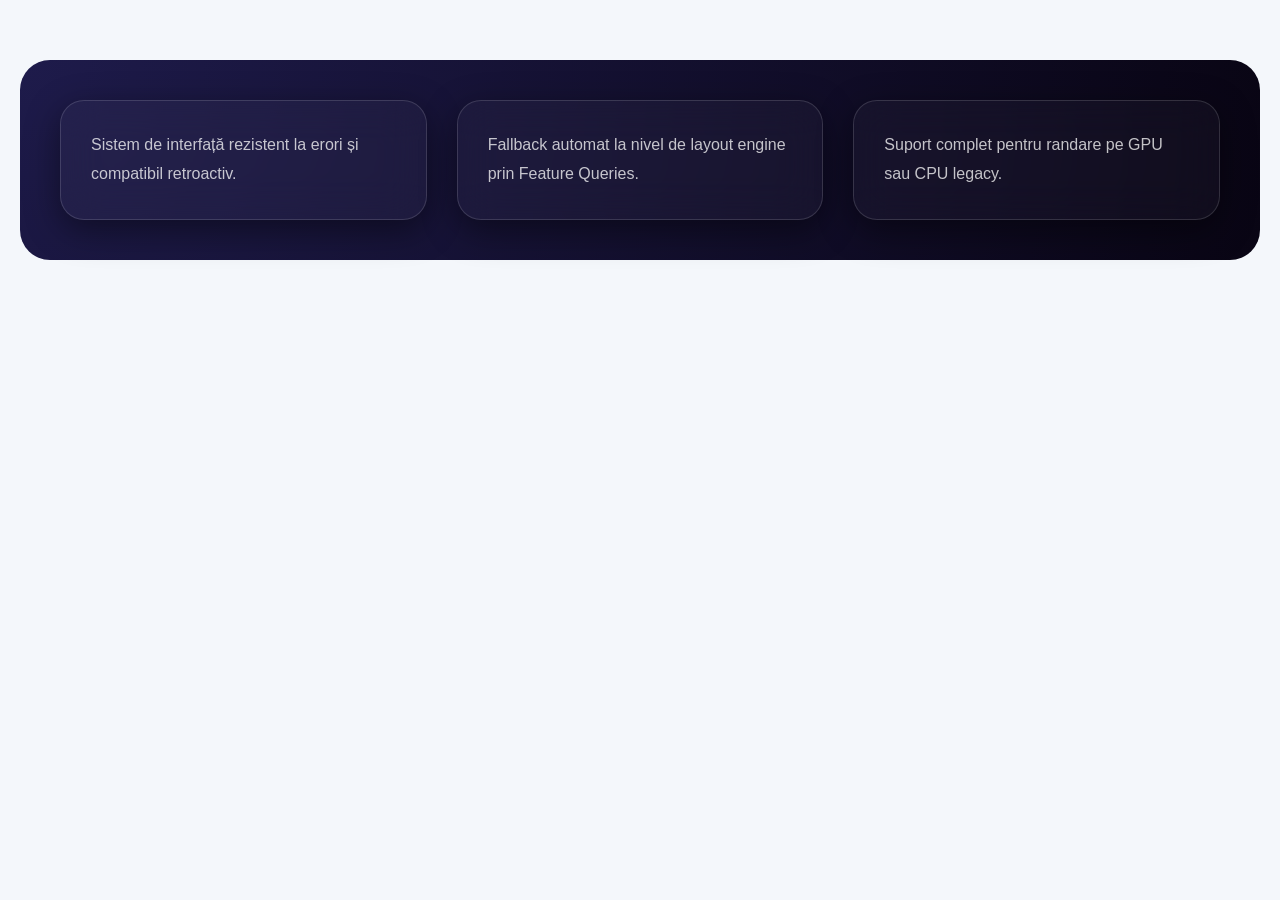
<file: grid_fallback.html>
<!DOCTYPE html>
<html lang="ro">

<head>
  <meta charset="UTF-8">
  <meta name="viewport" content="width=device-width, initial-scale=1.0">

  <title>Grid Fallback Test</title>

  <!-- IMPORTANT: legătura cu CSS -->
  <link rel="stylesheet" href="assets/css/style.css">
</head>

<body>

<section class="adaptive-showcase">

  <div class="adaptive-card">
 
    <p class="adaptive-card__body">
      Sistem de interfață rezistent la erori și compatibil retroactiv.
    </p>
  </div>

  <div class="adaptive-card">
   
    <p class="adaptive-card__body">
      Fallback automat la nivel de layout engine prin Feature Queries.
    </p>
  </div>

  <div class="adaptive-card">
    
    <p class="adaptive-card__body">
      Suport complet pentru randare pe GPU sau CPU legacy.
    </p>
  </div>

</section>

</body>
</html>
</file>
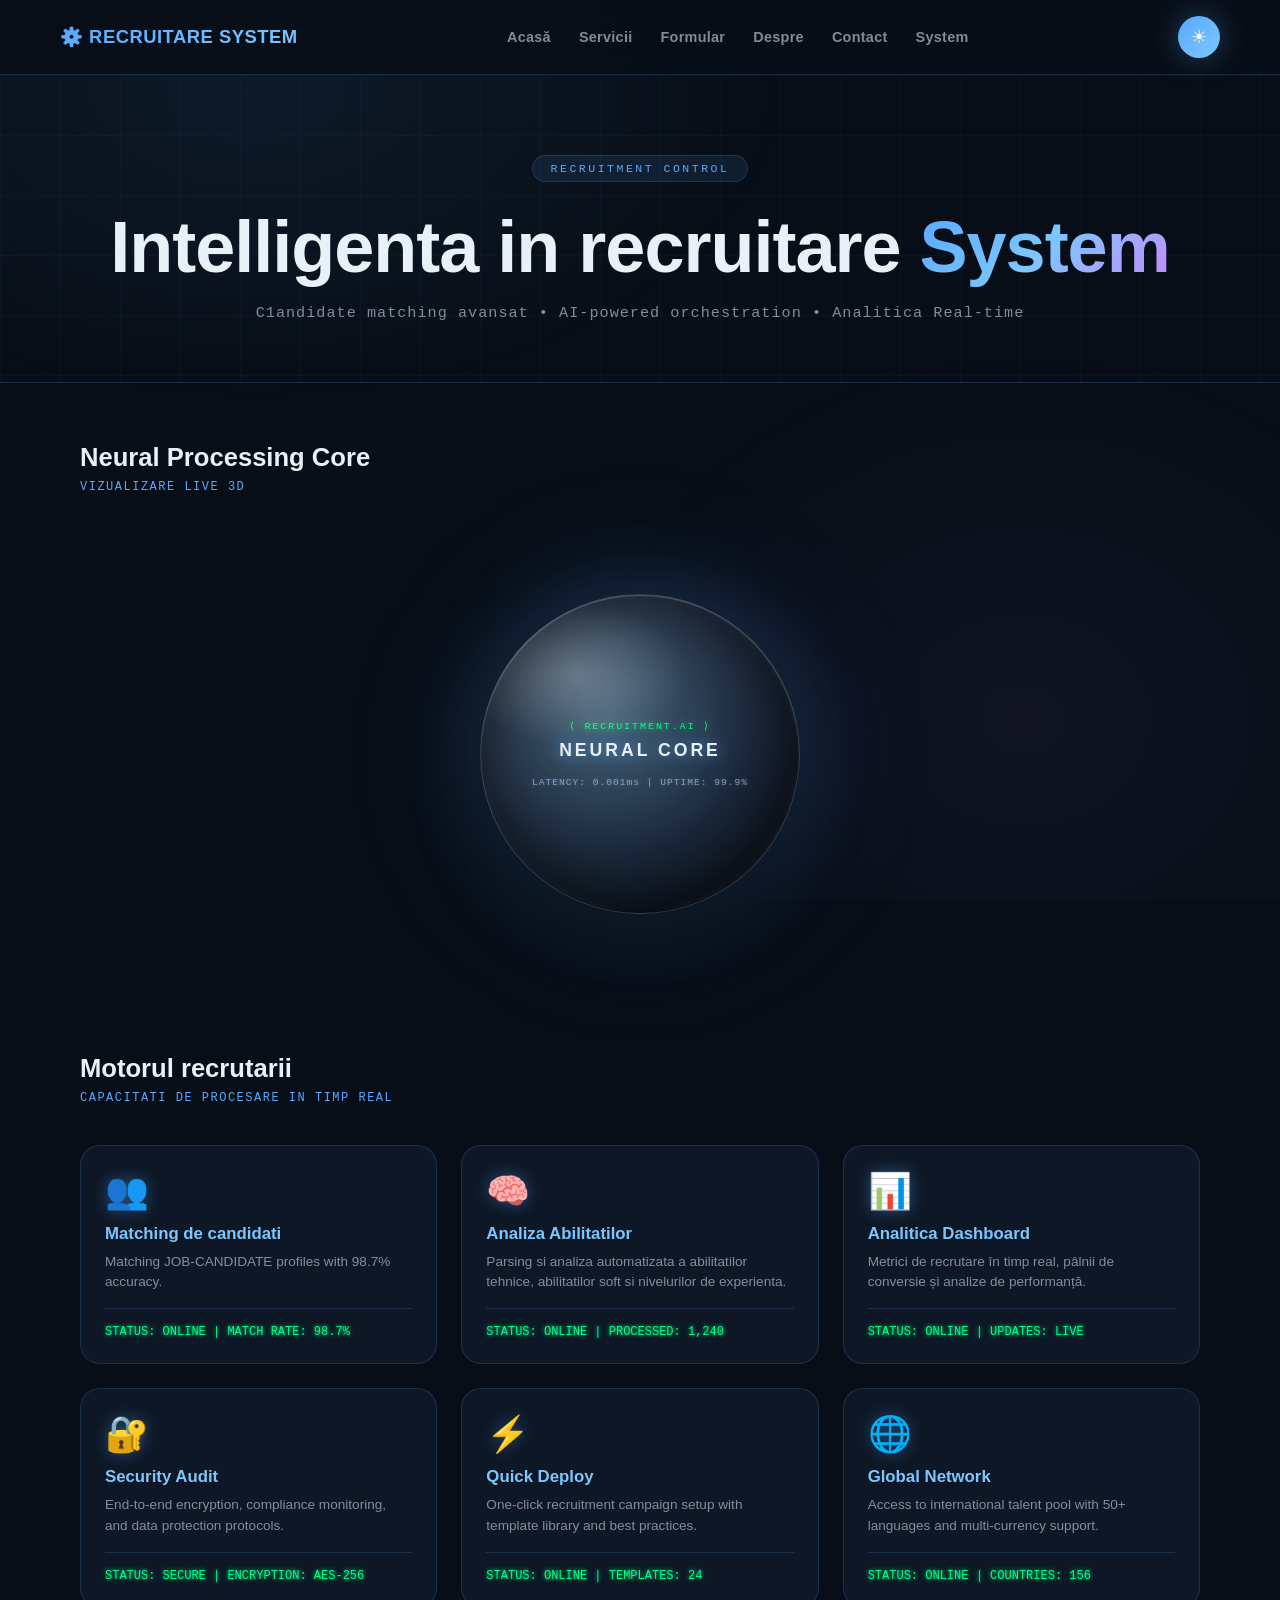
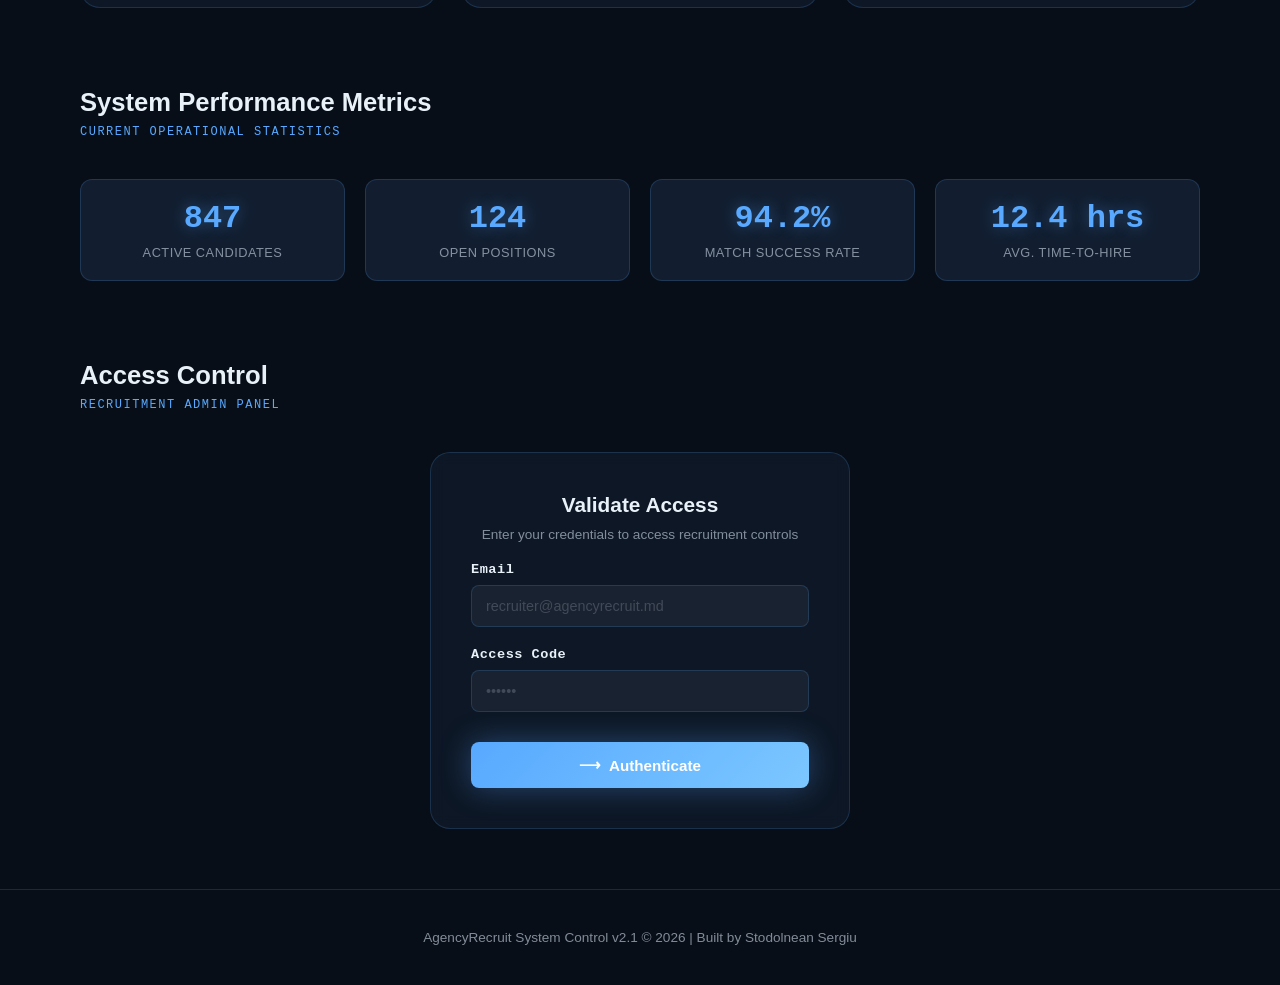
<file: system-control.html>
<!DOCTYPE html>
<html lang="ro">
<head>
  <meta charset="UTF-8">
  <meta name="viewport" content="width=device-width, initial-scale=1.0">
  <meta name="x-software-signature-sha256" content="[recruitment-control-system-v2.1]">
  <title>System Control | AgencyRecruit</title>
  <style>
/*!
 * system-control-recruitare.css
 * AgencyRecruit · Recruitment Neural Dashboard · Stodolnean Sergiu
 * Recruitment-optimized neural control panel
 */

/* ─── RESET & BASE ───────────────────────────────────────────── */
*,*::before,*::after{box-sizing:border-box;margin:0;padding:0}

/* ─── DESIGN TOKENS ──────────────────────────────────────────── */
:root{
  --sc-bg:#080e17;
  --sc-surface:rgba(15,25,40,.85);
  --sc-surface-2:rgba(20,33,52,.9);
  --sc-border:rgba(88,169,255,.18);
  --sc-border-glow:rgba(88,169,255,.45);
  --sc-accent:#58a9ff;
  --sc-accent-2:#7cc7ff;
  --sc-green:#00ff88;
  --sc-amber:#ffbb00;
  --sc-red:#ff4d4d;
  --sc-purple:#c788ff;
  --sc-text:#e8f0f8;
  --sc-text-dim:rgba(195,208,221,.65);
  --sc-glow-blue:0 0 30px rgba(88,169,255,.35);
  --sc-glow-green:0 0 25px rgba(0,255,136,.35);
  --sc-glow-purple:0 0 25px rgba(199,136,255,.35);
  --sc-font-mono:"Courier New",Courier,monospace;
  --sc-radius:20px;
  --sc-transition:.35s cubic-bezier(.2,.8,.2,1);
}

/* ─── NAVBAR OVERRIDES ───────────────────────────────────────── */
.navbar{
  display:flex;
  justify-content:space-between;
  align-items:center;
  padding:16px 60px;
  position:sticky;
  top:0;
  z-index:1000;
  background:rgba(8,14,23,.82);
  backdrop-filter:blur(16px);
  -webkit-backdrop-filter:blur(16px);
  border-bottom:1px solid var(--sc-border);
}
.navbar .logo{
  font-size:1.15rem;
  font-weight:800;
  letter-spacing:.5px;
  background:linear-gradient(135deg,var(--sc-accent),var(--sc-accent-2));
  -webkit-background-clip:text;
  -webkit-text-fill-color:transparent;
  background-clip:text;
}
.nav-links{
  display:flex;
  gap:28px;
  list-style:none;
}
.nav-links a{
  color:var(--sc-text-dim);
  text-decoration:none;
  font-weight:600;
  font-size:.9rem;
  letter-spacing:.3px;
  position:relative;
  transition:color var(--sc-transition);
}
.nav-links a::after{
  content:"";
  position:absolute;
  left:0;bottom:-4px;
  width:0;height:2px;
  background:var(--sc-accent);
  transition:width var(--sc-transition);
}
.nav-links a:hover,
.nav-links a:hover::after{color:var(--sc-text);width:100%}
.nav-links__item--active{
  color:var(--sc-accent)!important;
  -webkit-text-fill-color:var(--sc-accent)!important;
}
.nav-links__item--active::after{width:100%!important}

/* theme toggle */
.theme-toggle{
  background:linear-gradient(135deg,var(--sc-accent),var(--sc-accent-2));
  border:none;border-radius:50%;
  width:42px;height:42px;
  cursor:pointer;color:#fff;font-size:1.1rem;
  box-shadow:var(--sc-glow-blue);
  transition:transform .3s;
}
.theme-toggle:hover{transform:scale(1.12) rotate(20deg)}

/* ─── PAGE BACKGROUND ────────────────────────────────────────── */
body{
  background:var(--sc-bg);
  color:var(--sc-text);
  font-family:Arial,sans-serif;
  min-height:100vh;
}
body::before{
  content:"";
  position:fixed;inset:0;
  background:
    radial-gradient(ellipse 60% 50% at 20% 10%,rgba(88,169,255,.08) 0%,transparent 70%),
    radial-gradient(ellipse 50% 60% at 80% 80%,rgba(199,136,255,.05) 0%,transparent 70%);
  pointer-events:none;z-index:0;
}

/* ─── HERO ───────────────────────────────────────────────────── */
.sc-hero{
  position:relative;
  text-align:center;
  padding:80px 40px 60px;
  overflow:hidden;
  border-bottom:1px solid var(--sc-border);
}
.sc-hero__badge{
  display:inline-block;
  font-family:var(--sc-font-mono);
  font-size:.72rem;
  letter-spacing:2.5px;
  text-transform:uppercase;
  color:var(--sc-accent);
  background:rgba(88,169,255,.1);
  border:1px solid var(--sc-border);
  padding:6px 18px;
  border-radius:100px;
  margin-bottom:28px;
}
.sc-hero__title{
  font-size:clamp(2.5rem,6vw,4.5rem);
  font-weight:900;
  letter-spacing:-1px;
  line-height:1.05;
  color:var(--sc-text);
}
.sc-hero__title--accent{
  background:linear-gradient(135deg,var(--sc-accent),var(--sc-accent-2),var(--sc-purple));
  -webkit-background-clip:text;
  -webkit-text-fill-color:transparent;
  background-clip:text;
}
.sc-hero__sub{
  margin-top:18px;
  color:var(--sc-text-dim);
  font-size:.95rem;
  letter-spacing:1px;
  font-family:var(--sc-font-mono);
}

/* grid scan lines bg */
.sc-hero__grid-bg{
  position:absolute;inset:0;
  background-image:
    linear-gradient(rgba(88,169,255,.04) 1px,transparent 1px),
    linear-gradient(90deg,rgba(88,169,255,.04) 1px,transparent 1px);
  background-size:60px 60px;
  pointer-events:none;z-index:-1;
  animation:gridScroll 20s linear infinite;
}
@keyframes gridScroll{
  from{background-position:0 0}
  to{background-position:60px 60px}
}

/* ─── MAIN LAYOUT ────────────────────────────────────────── */
.sc-main{
  position:relative;z-index:1;
  max-width:1200px;
  margin:0 auto;
  padding:60px 40px;
  display:flex;
  flex-direction:column;
  gap:80px;
}
.sc-section__title{
  font-size:1.6rem;
  font-weight:800;
  color:var(--sc-text);
  margin-bottom:8px;
}
.sc-section__sub{
  font-family:var(--sc-font-mono);
  font-size:.75rem;
  color:var(--sc-accent);
  letter-spacing:1.5px;
  text-transform:uppercase;
  margin-bottom:40px;
}

/* ─── NEURAL ENGINE (3D glass orb) ──────────────────────────── */
.neural-engine{
  display:flex;
  justify-content:center;
  align-items:center;
  padding:60px 20px;
  perspective:1200px;
}
.spatial-anchor{
  position:relative;
  width:320px;height:320px;
  transform-style:preserve-3d;
  transition:transform .08s linear;
  will-change:transform;
}

/* Layer: core glow */
.layer{position:absolute;inset:0;border-radius:50%}
.core-glow{
  background:radial-gradient(circle at 40% 38%,rgba(124,199,255,.35),rgba(88,169,255,.12) 50%,transparent 75%);
  box-shadow:
    0 0 80px rgba(88,169,255,.25),
    0 0 160px rgba(88,169,255,.12),
    inset 0 0 60px rgba(0,0,0,.6);
  animation:coreBreath 4s ease-in-out infinite;
}
@keyframes coreBreath{
  0%,100%{box-shadow:0 0 80px rgba(88,169,255,.25),0 0 160px rgba(88,169,255,.12),inset 0 0 60px rgba(0,0,0,.6)}
  50%{box-shadow:0 0 120px rgba(88,169,255,.4),0 0 220px rgba(199,136,255,.1),inset 0 0 80px rgba(0,0,0,.5)}
}

/* Layer: glass chassis */
.glass-chassis{
  border-radius:50%;
  background:radial-gradient(circle at 35% 30%,rgba(255,255,255,.12),rgba(255,255,255,.03) 60%,transparent);
  border:1.5px solid rgba(255,255,255,.15);
  box-shadow:
    0 20px 60px rgba(0,0,0,.5),
    inset 0 1px 0 rgba(255,255,255,.2),
    inset 0 -1px 0 rgba(0,0,0,.4);
  backdrop-filter:blur(4px);
}

/* Layer: data interface (front face) */
.data-interface{
  border-radius:50%;
  display:flex;
  flex-direction:column;
  align-items:center;
  justify-content:center;
  gap:8px;
  padding:30px;
}
.data-interface__header{
  font-family:var(--sc-font-mono);
  font-size:.62rem;
  letter-spacing:2px;
  color:var(--sc-green);
  text-shadow:0 0 8px var(--sc-green);
}
.glitch-text{
  font-size:1.1rem;
  font-weight:900;
  letter-spacing:3px;
  color:var(--sc-text);
  text-shadow:0 0 15px rgba(88,169,255,.8);
  position:relative;
  animation:glitchIdle 8s infinite;
}
.glitch-text::before,.glitch-text::after{
  content:attr(data-text);
  position:absolute;inset:0;
  opacity:0;
}
.glitch-text::before{color:var(--sc-accent);text-shadow:2px 0 0 var(--sc-accent)}
.glitch-text::after{color:var(--sc-purple);text-shadow:-2px 0 0 var(--sc-purple)}
.glitch-text.is-glitching::before{animation:glitchBefore .4s steps(3) infinite}
.glitch-text.is-glitching::after{animation:glitchAfter .4s steps(2) infinite}
@keyframes glitchBefore{0%{clip-path:inset(40% 0 61% 0);transform:translate(0)}20%{clip-path:inset(92% 0 1% 0);transform:translate(-2px,2px)}40%{clip-path:inset(43% 0 1% 0);transform:translate(-2px,-2px)}60%{clip-path:inset(25% 0 58% 0);transform:translate(2px,2px)}80%{clip-path:inset(54% 0 7% 0);transform:translate(2px,-2px)}100%{clip-path:inset(58% 0 43% 0);transform:translate(0)}}
@keyframes glitchAfter{0%{clip-path:inset(61% 0 40% 0);transform:translate(0)}20%{clip-path:inset(1% 0 92% 0);transform:translate(2px,-2px)}40%{clip-path:inset(1% 0 43% 0);transform:translate(2px,2px)}60%{clip-path:inset(58% 0 25% 0);transform:translate(-2px,-2px)}80%{clip-path:inset(7% 0 54% 0);transform:translate(-2px,2px)}100%{clip-path:inset(43% 0 58% 0);transform:translate(0)}}
@keyframes glitchIdle{0%,100%{text-shadow:0 0 15px rgba(88,169,255,.8)}50%{text-shadow:0 0 25px rgba(199,136,255,.8)}}

.data-interface__stats{
  font-family:var(--sc-font-mono);
  font-size:.6rem;
  color:var(--sc-text-dim);
  letter-spacing:1px;
  margin-top:8px;
  text-shadow:0 0 4px rgba(88,169,255,.4);
}

.specular-highlight{
  position:absolute;inset:0;
  border-radius:50%;
  background:radial-gradient(ellipse 55% 35% at 30% 25%,rgba(255,255,255,.22),transparent 65%);
  pointer-events:none;
}

/* ─── FEATURES GRID ──────────────────────────────────────── */
.features-section{
  display:grid;
  grid-template-columns:repeat(auto-fit,minmax(280px,1fr));
  gap:24px;
  margin-top:40px;
}

.feature-wrapper{
  animation:slideInStagger 1s ease-out forwards;
  animation-play-state:paused;
}

@keyframes slideInStagger{
  from{
    opacity:0;
    transform:translateY(30px)
  }
  to{
    opacity:1;
    transform:translateY(0)
  }
}

.feature-card{
  position:relative;
  padding:24px;
  background:var(--sc-surface);
  border:1px solid var(--sc-border);
  border-radius:var(--sc-radius);
  backdrop-filter:blur(8px);
  overflow:hidden;
  transition:all var(--sc-transition);
  cursor:pointer;
}

.feature-card::before{
  content:"";
  position:absolute;inset:0;
  background:linear-gradient(135deg,rgba(88,169,255,.1),transparent 70%);
  opacity:0;
  transition:opacity var(--sc-transition);
}

.feature-card:hover{
  border-color:var(--sc-border-glow);
  box-shadow:0 0 30px rgba(88,169,255,.2);
}

.feature-card:hover::before{opacity:1}

.feature-card__icon{
  font-size:2.2rem;
  margin-bottom:12px;
  filter:drop-shadow(0 0 8px rgba(88,169,255,.4));
}

.feature-card__title{
  font-size:1.05rem;
  font-weight:700;
  color:var(--sc-accent-2);
  margin-bottom:8px;
  position:relative;
  z-index:1;
}

.feature-card__desc{
  font-size:.85rem;
  color:var(--sc-text-dim);
  position:relative;
  z-index:1;
  line-height:1.5;
}

.feature-card__stat{
  margin-top:16px;
  padding-top:16px;
  border-top:1px solid var(--sc-border);
  font-family:var(--sc-font-mono);
  font-size:.75rem;
  color:var(--sc-green);
  text-shadow:0 0 4px var(--sc-green);
}

/* ─── ACCESS FORM ────────────────────────────────────────── */
.access-form__container{
  max-width:420px;
  margin:0 auto;
  padding:40px;
  background:var(--sc-surface);
  border:1px solid var(--sc-border);
  border-radius:var(--sc-radius);
  backdrop-filter:blur(8px);
}

.access-form{
  display:flex;
  flex-direction:column;
  gap:20px;
}

.access-form__title{
  text-align:center;
  font-size:1.3rem;
  font-weight:800;
  color:var(--sc-text);
  margin-bottom:10px;
}

.access-form__subtitle{
  text-align:center;
  font-size:.85rem;
  color:var(--sc-text-dim);
  margin-bottom:20px;
}

.access-form__group{
  position:relative;
  display:flex;
  flex-direction:column;
  gap:8px;
}

.access-form__label{
  font-size:.85rem;
  font-weight:600;
  color:var(--sc-text);
  font-family:var(--sc-font-mono);
  letter-spacing:.5px;
}

.access-form__input{
  padding:12px 14px;
  background:rgba(255,255,255,.05);
  border:1px solid var(--sc-border);
  border-radius:8px;
  color:var(--sc-text);
  font-size:.9rem;
  font-family:inherit;
  transition:all var(--sc-transition);
  outline:none;
}

.access-form__input:focus{
  background:rgba(88,169,255,.08);
  border-color:var(--sc-accent);
  box-shadow:0 0 20px rgba(88,169,255,.15);
}

.access-form__input::placeholder{
  color:rgba(232,240,248,.2);
}

.access-form__group[data-state="valid"] .access-form__input{
  border-color:var(--sc-green);
  background:rgba(0,255,136,.05);
}

.access-form__group[data-state="invalid"] .access-form__input{
  border-color:var(--sc-red);
  background:rgba(255,77,77,.05);
}

.access-form__status-line{
  position:absolute;
  bottom:0;left:0;
  height:2px;
  width:0;
  background:var(--sc-accent);
  transition:width var(--sc-transition);
}

.access-form__group[data-state="valid"] .access-form__status-line{
  background:var(--sc-green);
  width:100%;
}

.access-form__group[data-state="invalid"] .access-form__status-line{
  background:var(--sc-red);
  width:100%;
}

.access-form__submit-btn{
  padding:14px 20px;
  margin-top:10px;
  background:linear-gradient(135deg,var(--sc-accent),var(--sc-accent-2));
  border:none;
  border-radius:8px;
  color:#fff;
  font-weight:700;
  font-size:.95rem;
  cursor:pointer;
  transition:all var(--sc-transition);
  box-shadow:var(--sc-glow-blue);
  display:flex;
  align-items:center;
  justify-content:center;
  gap:8px;
  position:relative;
  overflow:hidden;
}

.access-form__submit-btn:hover:not(:disabled){
  transform:translateY(-2px);
  box-shadow:0 0 40px rgba(88,169,255,.4);
}

.access-form__submit-btn:active:not(:disabled){
  transform:translateY(0);
}

.access-form__submit-btn:disabled{
  opacity:.6;
  cursor:not-allowed;
}

.access-form__submit-btn__text{
  display:block;
}

.access-form__submit-btn__icon{
  display:inline-block;
  animation:spin 2s linear infinite;
}

@keyframes spin{
  to{transform:rotate(360deg)}
}

/* ─── STATS DISPLAY ─────────────────────────────────────── */
.stats-grid{
  display:grid;
  grid-template-columns:repeat(auto-fit,minmax(200px,1fr));
  gap:20px;
  margin-top:40px;
}

.stat-box{
  padding:20px;
  background:var(--sc-surface-2);
  border:1px solid var(--sc-border);
  border-radius:12px;
  text-align:center;
  backdrop-filter:blur(8px);
}

.stat-box__number{
  font-size:2rem;
  font-weight:900;
  color:var(--sc-accent);
  font-family:var(--sc-font-mono);
  text-shadow:0 0 15px rgba(88,169,255,.4);
}

.stat-box__label{
  font-size:.8rem;
  color:var(--sc-text-dim);
  margin-top:8px;
  letter-spacing:.5px;
  text-transform:uppercase;
}

/* ─── RESPONSIVE ────────────────────────────────────────── */
@media (max-width:768px){
  .navbar{padding:12px 24px}
  .nav-links{gap:16px}
  .nav-links a{font-size:.8rem}
  .sc-main{padding:40px 20px;gap:60px}
  .sc-hero{padding:60px 20px 40px}
  .sc-hero__title{font-size:clamp(2rem,5vw,3rem)}
  .spatial-anchor{width:240px;height:240px}
}

  </style>
</head>
<body>

<!-- NAVBAR -->
<nav class="navbar">
  <div class="logo">⚙️ RECRUITARE SYSTEM</div>
  <ul class="nav-links">
           <li><a href="../../index.html#hero">Acasă</a></li>
            <li><a href="../../index.html#servicii">Servicii</a></li>
            <li><a href="../../index.html#formular">Formular</a></li>
            <li><a href="../../index.html#despre">Despre</a></li>
            <li><a href="../../index.html#contact">Contact</a></li>
            <li><a href="system-control.html">System</a></li>
  </ul>
  <button class="theme-toggle">🌙</button>
</nav>

<!-- MAIN CONTENT -->
<main>

<!-- HERO SECTION -->
<section class="sc-hero" id="hero">
  <div class="sc-hero__grid-bg"></div>
  <div class="sc-hero__badge">RECRUITMENT CONTROL</div>
  <h1 class="sc-hero__title">
    Intelligenta in recruitare
    <span class="sc-hero__title--accent">System</span>
  </h1>
  <p class="sc-hero__sub">C1andidate matching avansat • AI-powered orchestration • Analitica Real-time</p>
</section>

<!-- NEURAL ENGINE -->
<div class="sc-main">

  <section id="engine">
    <h2 class="sc-section__title">Neural Processing Core</h2>
    <p class="sc-section__sub">Vizualizare Live 3D</p>
    
    <div class="neural-engine" id="neuralEngine">
      <div class="spatial-anchor" id="spatialAnchor">
        <!-- Core Glow Layer -->
        <div class="layer core-glow"></div>
        
        <!-- Glass Chassis -->
        <div class="layer glass-chassis"></div>
        
        <!-- Data Interface -->
        <div class="layer data-interface">
          <div class="data-interface__header">⟨ RECRUITMENT.AI ⟩</div>
          <div class="glitch-text" data-text="NEURAL CORE">NEURAL CORE</div>
          <div class="data-interface__stats">LATENCY: 0.001ms | UPTIME: 99.9%</div>
        </div>
        
        <!-- Specular Highlight -->
        <div class="layer specular-highlight" id="specularHighlight"></div>
      </div>
    </div>
  </section>

  <!-- RECRUITMENT FEATURES -->
  <section id="features">
    <h2 class="sc-section__title">Motorul recrutarii</h2>
    <p class="sc-section__sub">Capacitati de procesare in timp real</p>

    <div class="features-section">
      <!-- Feature 1 -->
      <div class="feature-wrapper">
        <article class="feature-card">
          <div class="feature-card__icon">👥</div>
          <h3 class="feature-card__title">Matching de candidati</h3>
          <p class="feature-card__desc">Matching JOB-CANDIDATE profiles with 98.7% accuracy.</p>
          <div class="feature-card__stat">STATUS: ONLINE | MATCH RATE: 98.7%</div>
        </article>
      </div>

      <!-- Feature 2 -->
      <div class="feature-wrapper">
        <article class="feature-card">
          <div class="feature-card__icon">🧠</div>
          <h3 class="feature-card__title">Analiza Abilitatilor</h3>
          <p class="feature-card__desc">Parsing si analiza automatizata a abilitatilor tehnice, abilitatilor soft si nivelurilor de experienta.</p>
          <div class="feature-card__stat">STATUS: ONLINE | PROCESSED: 1,240</div>
        </article>
      </div>

      <!-- Feature 3 -->
      <div class="feature-wrapper">
        <article class="feature-card">
          <div class="feature-card__icon">📊</div>
          <h3 class="feature-card__title">Analitica Dashboard</h3>
          <p class="feature-card__desc">Metrici de recrutare în timp real, pâlnii de conversie și analize de performanță.</p>
          <div class="feature-card__stat">STATUS: ONLINE | UPDATES: LIVE</div>
        </article>
      </div>

      <!-- Feature 4 -->
      <div class="feature-wrapper">
        <article class="feature-card">
          <div class="feature-card__icon">🔐</div>
          <h3 class="feature-card__title">Security Audit</h3>
          <p class="feature-card__desc">End-to-end encryption, compliance monitoring, and data protection protocols.</p>
          <div class="feature-card__stat">STATUS: SECURE | ENCRYPTION: AES-256</div>
        </article>
      </div>

      <!-- Feature 5 -->
      <div class="feature-wrapper">
        <article class="feature-card">
          <div class="feature-card__icon">⚡</div>
          <h3 class="feature-card__title">Quick Deploy</h3>
          <p class="feature-card__desc">One-click recruitment campaign setup with template library and best practices.</p>
          <div class="feature-card__stat">STATUS: ONLINE | TEMPLATES: 24</div>
        </article>
      </div>

      <!-- Feature 6 -->
      <div class="feature-wrapper">
        <article class="feature-card">
          <div class="feature-card__icon">🌐</div>
          <h3 class="feature-card__title">Global Network</h3>
          <p class="feature-card__desc">Access to international talent pool with 50+ languages and multi-currency support.</p>
          <div class="feature-card__stat">STATUS: ONLINE | COUNTRIES: 156</div>
        </article>
      </div>
    </div>
  </section>

  <!-- STATS SECTION -->
  <section id="stats">
    <h2 class="sc-section__title">System Performance Metrics</h2>
    <p class="sc-section__sub">Current operational statistics</p>

    <div class="stats-grid">
      <div class="stat-box">
        <div class="stat-box__number">847</div>
        <div class="stat-box__label">Active Candidates</div>
      </div>

      <div class="stat-box">
        <div class="stat-box__number">124</div>
        <div class="stat-box__label">Open Positions</div>
      </div>

      <div class="stat-box">
        <div class="stat-box__number">94.2%</div>
        <div class="stat-box__label">Match Success Rate</div>
      </div>

      <div class="stat-box">
        <div class="stat-box__number">12.4 hrs</div>
        <div class="stat-box__label">Avg. Time-to-Hire</div>
      </div>
    </div>
  </section>

  <!-- ACCESS FORM SECTION -->
  <section id="access">
    <h2 class="sc-section__title">Access Control</h2>
    <p class="sc-section__sub">Recruitment admin panel</p>

    <div class="access-form__container">
      <h3 class="access-form__title">Validate Access</h3>
      <p class="access-form__subtitle">Enter your credentials to access recruitment controls</p>

      <form class="access-form" id="accessForm">
        <!-- Email Field -->
        <div class="access-form__group" data-state="empty">
          <label for="accessEmail" class="access-form__label">Email</label>
          <input 
            type="email" 
            id="accessEmail" 
            class="access-form__input"
            placeholder="recruiter@agencyrecruit.md"
            required
          />
          <div class="access-form__status-line"></div>
        </div>

        <!-- Password Field -->
        <div class="access-form__group" data-state="empty">
          <label for="accessCode" class="access-form__label">Access Code</label>
          <input 
            type="password" 
            id="accessCode" 
            class="access-form__input"
            placeholder="••••••"
            required
            minlength="6"
          />
          <div class="access-form__status-line"></div>
        </div>

        <!-- Submit Button -->
        <button type="submit" class="access-form__submit-btn" id="accessSubmit">
          <span class="access-form__submit-btn__icon">⟶</span>
          <span class="access-form__submit-btn__text">Authenticate</span>
        </button>
      </form>
    </div>
  </section>

</div>

</main>

<!-- FOOTER -->
<footer style="text-align:center;padding:40px;color:var(--sc-text-dim);font-size:.85rem;border-top:1px solid var(--sc-border)">
  <p>AgencyRecruit System Control v2.1 © 2026 | Built by Stodolnean Sergiu</p>
</footer>

<script>
/* ─────────────────────────────────────────────────────────────
 * RECRUITMENT SYSTEM CONTROL - JAVASCRIPT
 * ───────────────────────────────────────────────────────────── */

// Utility functions
const $ = (sel, el) => (el || document).querySelector(sel);
const $$ = (sel, el) => [...(el || document).querySelectorAll(sel)];
const clamp = (v, min, max) => Math.min(Math.max(v, min), max);

(() => {
  /* ─────────────────────────────────────────────────────────────
   * 1. THEME TOGGLE
   * ───────────────────────────────────────────────────────────── */
  const themeToggle = $(".theme-toggle");
  const DARK_KEY = "rc-dark-theme";

  function applyTheme(dark) {
    document.body.classList.toggle("dark-theme", dark);
    if (themeToggle) themeToggle.textContent = dark ? "☀" : "🌙";
    localStorage.setItem(DARK_KEY, dark ? "1" : "0");
  }

  const stored = localStorage.getItem(DARK_KEY);
  applyTheme(stored === null ? true : stored === "1");

  themeToggle &&
    themeToggle.addEventListener("click", () => {
      applyTheme(!document.body.classList.contains("dark-theme"));
    });

  /* ─────────────────────────────────────────────────────────────
   * 2. NEURAL ENGINE — 3D Mouse Tracking
   * ───────────────────────────────────────────────────────────── */
  const neuralEngine = $("#neuralEngine");
  const spatialAnchor = $("#spatialAnchor");
  const specular = $("#specularHighlight");

  if (neuralEngine && spatialAnchor) {
    let targetX = 0, targetY = 0;
    let currentX = 0, currentY = 0;
    let raf = null;
    const MAX_DEG = 22;

    function lerp(a, b, t) { return a + (b - a) * t; }

    function tick() {
      currentX = lerp(currentX, targetX, 0.07);
      currentY = lerp(currentY, targetY, 0.07);

      spatialAnchor.style.transform =
        `rotateY(${currentX}deg) rotateX(${-currentY}deg)`;

      if (specular) {
        const ox = (currentX / MAX_DEG) * 15;
        const oy = (currentY / MAX_DEG) * 15;
        specular.style.background =
          `radial-gradient(ellipse 55% 35% at ${30 + ox}% ${25 + oy}%,` +
          `rgba(255,255,255,.22),transparent 65%)`;
      }

      raf = requestAnimationFrame(tick);
    }

    function handleMouseMove(e) {
      const rect = neuralEngine.getBoundingClientRect();
      const cx = rect.left + rect.width / 2;
      const cy = rect.top + rect.height / 2;
      const dx = e.clientX - cx;
      const dy = e.clientY - cy;
      const halfW = rect.width / 2;
      const halfH = rect.height / 2;

      targetX = clamp((dx / halfW) * MAX_DEG, -MAX_DEG, MAX_DEG);
      targetY = clamp((dy / halfH) * MAX_DEG, -MAX_DEG, MAX_DEG);
    }

    function handleMouseLeave() {
      targetX = 0;
      targetY = 0;
    }

    function handleTouchMove(e) {
      if (!e.touches.length) return;
      handleMouseMove(e.touches[0]);
    }

    neuralEngine.addEventListener("mousemove", handleMouseMove, { passive: true });
    neuralEngine.addEventListener("mouseleave", handleMouseLeave);
    neuralEngine.addEventListener("touchmove", handleTouchMove, { passive: true });
    neuralEngine.addEventListener("touchend", handleMouseLeave);

    tick();
  }

  /* ─────────────────────────────────────────────────────────────
   * 3. GLITCH TEXT
   * ───────────────────────────────────────────────────────────── */
  const glitchEls = $$(".glitch-text");

  glitchEls.forEach((el) => {
    function triggerGlitch() {
      el.classList.add("is-glitching");
      const frames = [
        () => {
          el.style.clipPath = "inset(20% 0 60% 0)";
          el.style.transform = "translate(-4px, 2px) skewX(-3deg)";
          el.style.color = "#58a9ff";
        },
        () => {
          el.style.clipPath = "inset(60% 0 10% 0)";
          el.style.transform = "translate(4px, -2px) skewX(3deg)";
          el.style.color = "#c788ff";
        },
        () => {
          el.style.clipPath = "";
          el.style.transform = "";
          el.style.color = "";
          el.classList.remove("is-glitching");
        },
      ];

      let i = 0;
      const next = () => {
        if (i < frames.length) {
          frames[i++]();
          setTimeout(next, 60);
        }
      };
      next();
    }

    function scheduleGlitch() {
      const delay = 4000 + Math.random() * 6000;
      setTimeout(() => {
        triggerGlitch();
        scheduleGlitch();
      }, delay);
    }
    scheduleGlitch();
  });

  /* ─────────────────────────────────────────────────────────────
   * 4. STAGGER OBSERVER
   * ───────────────────────────────────────────────────────────── */
  const wrappers = $$(".feature-wrapper");

  if ("IntersectionObserver" in window && wrappers.length) {
    const io = new IntersectionObserver(
      (entries) => {
        entries.forEach((entry) => {
          if (entry.isIntersecting) {
            entry.target.style.animationPlayState = "running";
            io.unobserve(entry.target);
          }
        });
      },
      { threshold: 0.15 }
    );

    wrappers.forEach((w) => {
      w.style.animationPlayState = "paused";
      io.observe(w);
    });
  }

  /* ─────────────────────────────────────────────────────────────
   * 5. ACCESS FORM HANDLING
   * ───────────────────────────────────────────────────────────── */
  const accessForm = $("#accessForm");

  if (accessForm) {
    const submitBtn = $("#accessSubmit", accessForm);

    // Input validation tracking
    $$(".access-form__input", accessForm).forEach((inp) => {
      inp.addEventListener("input", () => updateIndicator(inp));
      inp.addEventListener("blur", () => updateIndicator(inp));
    });

    function updateIndicator(inp) {
      const group = inp.closest(".access-form__group");
      if (!group) return;
      group.dataset.state =
        inp.value === ""
          ? "empty"
          : inp.validity.valid
          ? "valid"
          : "invalid";
    }

    // Form submission
    accessForm.addEventListener("submit", function (e) {
      e.preventDefault();

      if (!accessForm.checkValidity()) {
        $$("input", accessForm).forEach((inp) => inp.reportValidity && inp.reportValidity());
        return;
      }

      submitBtn.disabled = true;
      const btnText = $(".access-form__submit-btn__text", submitBtn);
      const btnIcon = $(".access-form__submit-btn__icon", submitBtn);

      if (btnText) btnText.textContent = "Authenticating…";
      if (btnIcon) btnIcon.textContent = "⟳";

      setTimeout(() => {
        if (btnText) btnText.textContent = "Access Granted ✓";
        if (btnIcon) btnIcon.textContent = "✓";
        submitBtn.style.background = "linear-gradient(135deg,#00ff88,#00cc66)";
        submitBtn.style.color = "#050a10";
        submitBtn.style.boxShadow = "0 0 40px rgba(0,255,136,.5)";

        setTimeout(() => {
          submitBtn.disabled = false;
          if (btnText) btnText.textContent = "Authenticate";
          if (btnIcon) btnIcon.textContent = "⟶";
          submitBtn.style.cssText = "";
        }, 3000);
      }, 1400);
    });
  }

  /* ─────────────────────────────────────────────────────────────
   * 6. LIVE STATUS COUNTER
   * ───────────────────────────────────────────────────────────── */
  const statsEl = $(".data-interface__stats");

  if (statsEl) {
    function updateStats() {
      const lat = (Math.random() * 0.003 + 0.001).toFixed(3);
      statsEl.textContent = `LATENCY: ${lat}ms | UPTIME: 99.9%`;
    }
    setInterval(updateStats, 1800);
  }

})();
</script>

</body>
</html>
</file>
<file: assets/css/style.css>
/* =====================================================
   GLOBAL RESET
===================================================== */

*{
    margin:0;
    padding:0;
    box-sizing:border-box;
}

html{
    scroll-behavior:smooth;
}

/* =====================================================
   THEME ENGINE VARIABLES
===================================================== */

:root{

    /* BACKGROUNDS */
    --bg-primary:#f4f7fb;
    --bg-secondary:#ffffff;
    --bg-card:#ffffff;
    --bg-soft:#eef6fb;

    /* TEXT */
    --text-primary:#233147;
    --text-secondary:#526675;
    --text-light:#7b8794;

    /* BRAND */
    --color-primary:#0056b3;
    --color-secondary:#4292c6;

    /* BORDERS */
    --border-color:#d8e6f2;

    /* GLASS */
    --glass-bg:rgba(255,255,255,0.7);

    /* SHADOWS */
    --shadow-soft:
        0 8px 25px rgba(0,0,0,0.08);

    --shadow-hover:
        0 20px 40px rgba(0,0,0,0.15);

    /* GRADIENT */
    --gradient-main:
        linear-gradient(
            135deg,
            var(--color-primary),
            var(--color-secondary)
        );
}

/* =====================================================
   DARK MODE
===================================================== */

body.dark-theme{

    --bg-primary:#0d1721;
    --bg-secondary:#13202d;
    --bg-card:#1a2633;
    --bg-soft:#162331;

    --text-primary:#f5f7fa;
    --text-secondary:#c3d0dd;
    --text-light:#8ca0b3;

    --color-primary:#58a9ff;
    --color-secondary:#7cc7ff;

    --border-color:#314455;

    --glass-bg:
        rgba(15,23,32,0.85);

    --shadow-soft:
        0 10px 30px rgba(0,0,0,0.45);

    --shadow-hover:
        0 20px 50px rgba(0,0,0,0.6);
}

/* =====================================================
   BODY
===================================================== */

body{

    font-family:Arial,sans-serif;

    background:
        var(--bg-primary);

    color:
        var(--text-primary);

    transition:
        background .4s ease,
        color .4s ease;
}

/* =====================================================
   THEME BUTTON
===================================================== */

.theme-toggle{

    position:fixed;

    right:25px;
    bottom:25px;

    width:60px;
    height:60px;

    border:none;
    border-radius:50%;

    cursor:pointer;

    font-size:1.3rem;

    background:
        var(--gradient-main);

    color:white;

    box-shadow:
        var(--shadow-soft);

    z-index:9999;

    transition:
        transform .3s ease;
}

.theme-toggle:hover{
    transform:scale(1.1);
}

/* =====================================================
   HEADER
===================================================== */

header{

    position:sticky;
    top:0;
    z-index:1000;

    background:
        var(--glass-bg);

    backdrop-filter:blur(12px);

    border-bottom:
        1px solid var(--border-color);
}

.main-nav{

    display:flex;
    justify-content:space-between;
    align-items:center;

    padding:18px 60px;
}

/* =====================================================
   LOGO
===================================================== */

.logo{

    display:flex;
    align-items:center;

    text-decoration:none;
}

.logo-icon{

    width:50px;
    height:50px;

    border-radius:14px;

    background:
        var(--gradient-main);

    display:flex;
    justify-content:center;
    align-items:center;

    margin-right:15px;

    box-shadow:
        var(--shadow-soft);
}

.person{

    width:14px;
    height:14px;

    background:white;

    border-radius:50%;

    position:relative;
}

.person::after{

    content:"";

    position:absolute;

    top:16px;
    left:-5px;

    width:24px;
    height:12px;

    border-radius:12px 12px 0 0;

    background:white;
}

.logo-text{
    display:flex;
    flex-direction:column;
}

.brand-name{

    font-size:1.2rem;
    font-weight:800;

    color:
        var(--text-primary);
}

.tagline{

    font-size:.7rem;
    letter-spacing:1px;

    color:
        var(--text-light);
}

/* =====================================================
   NAVIGATION
===================================================== */

.main-nav ul{

    display:flex;
    gap:25px;

    list-style:none;
}

.main-nav ul li a{

    position:relative;

    text-decoration:none;

    color:
        var(--text-primary);

    font-weight:700;
}

.main-nav ul li a::after{

    content:"";

    position:absolute;

    left:0;
    bottom:-5px;

    width:0%;
    height:2px;

    background:
        var(--color-secondary);

    transition:
        width .3s ease;
}

.main-nav ul li a:hover::after{
    width:100%;
}

/* =====================================================
   HERO
===================================================== */

#hero{

    display:flex;
    align-items:center;
    justify-content:center;

    gap:50px;

    padding:80px 60px;
}

.hero-img{

    width:360px;

    border-radius:20px;

    box-shadow:
        var(--shadow-soft);
}

.hero-content{

    max-width:500px;
}

.hero-content h1{

    font-size:3rem;

    margin-bottom:20px;
}

.hero-content p{

    line-height:1.8;

    color:
        var(--text-secondary);
}

/* =====================================================
   BUTTON
===================================================== */

.btn{

    display:inline-block;

    margin-top:20px;

    padding:14px 26px;

    border-radius:12px;

    text-decoration:none;

    background:
        var(--gradient-main);

    color:white;

    font-weight:700;

    border:none;

    transition:
        transform .3s ease,
        box-shadow .3s ease;
}

.btn:hover{

    transform:
        translateY(-5px);

    box-shadow:
        var(--shadow-hover);
}

/* =====================================================
   SERVICES
===================================================== */

#servicii{

    padding:80px 60px;
}

#servicii h2{

    text-align:center;

    margin-bottom:50px;

    font-size:2.5rem;
}

.servicii-grid{

    display:grid;

    grid-template-columns:
        repeat(auto-fit,minmax(280px,1fr));

    gap:30px;
}

/* =====================================================
   3D CARDS
===================================================== */

.card{

    position:relative;

    padding:35px;

    border-radius:24px;

    background:
        var(--bg-card);

    border:
        1px solid var(--border-color);

    box-shadow:
        var(--shadow-soft);

    overflow:hidden;

    transition:
        transform .4s ease,
        box-shadow .4s ease;
}

.card::before{

    content:"";

    position:absolute;

    inset:0;

    background:
        linear-gradient(
            120deg,
            transparent,
            rgba(255,255,255,.25),
            transparent
        );

    transform:
        translateX(-100%);

    transition:
        .8s;
}

.card:hover::before{
    transform:
        translateX(100%);
}

.card:hover{

    transform:
        translateY(-10px)
        rotateX(5deg);

    box-shadow:
        var(--shadow-hover);
}

.card h3{

    margin-bottom:15px;

    color:
        var(--text-primary);
}

.card p{

    color:
        var(--text-secondary);

    line-height:1.8;
}

/* =====================================================
   FORMULAR
===================================================== */

.formular-section{

    padding:80px 60px;

    background:
        var(--bg-soft);
}

.formular-grid{

    display:grid;

    grid-template-columns:2fr 1fr;

    gap:35px;
}

.formular-card,
.formular-sidebar{

    background:
        var(--bg-card);

    padding:35px;

    border-radius:28px;

    border:
        1px solid var(--border-color);

    box-shadow:
        var(--shadow-soft);
}

.formular-card h2{

    margin-bottom:15px;
}

.formular-card p{

    margin-bottom:25px;

    color:
        var(--text-secondary);
}

fieldset{

    border:
        1px solid var(--border-color);

    padding:25px;

    border-radius:18px;

    margin-bottom:20px;
}

legend{

    padding:0 12px;

    font-weight:700;
}

label{

    display:block;

    margin-bottom:10px;
    margin-top:15px;

    font-weight:700;
}

input,
select,
textarea{

    width:100%;

    padding:15px;

    border-radius:14px;

    border:
        1px solid var(--border-color);

    background:
        var(--bg-secondary);

    color:
        var(--text-primary);

    transition:
        .3s;
}

input:focus,
select:focus,
textarea:focus{

    outline:none;

    border-color:
        var(--color-primary);

    box-shadow:
        0 0 0 4px rgba(66,146,198,.15);
}

.char-counter{

    margin-top:10px;

    text-align:right;

    color:
        var(--text-secondary);
}

/* =====================================================
   MAP
===================================================== */

.map-wrapper,
.video-wrapper,
.map-container{

    overflow:hidden;

    border-radius:20px;

    margin-top:20px;
}

iframe{

    width:100%;
    height:300px;

    border:none;
}

/* =====================================================
   DESPRE
===================================================== */

.despre-section{

    padding:80px 60px;
}

.despre-container {
    display: grid;
    /* Schimbă de la 1fr 1fr la 1fr pentru a le pune una sub alta */
    grid-template-columns: 1fr; 
    gap: 35px;
    max-width: 800px; /* Opțional: limitează lățimea pentru a nu fi prea largi pe ecrane mari */
    margin: 0 auto;  /* Centrează containerul */
}

/* Asigură-te că wrapper-ul video are o înălțime fixă sau raport de aspect */
.video-wrapper {
    position: relative;
    padding-bottom: 56.25%; /* Raport 16:9 */
    height: 0;
    overflow: hidden;
    border-radius: 20px;
}

.video-wrapper iframe {
    position: absolute;
    top: 0;
    left: 0;
    width: 100%;
    height: 100%;
}

.video-presentation,
.location-map{

    background:
        var(--bg-card);

    padding:30px;

    border-radius:24px;

    border:
        1px solid var(--border-color);

    box-shadow:
        var(--shadow-soft);
}

/* =====================================================
   CONTACT
===================================================== */

#contact{

    text-align:center;

    padding:80px 20px;
}

/* =====================================================
   FOOTER
===================================================== */

footer{

    padding:25px;

    text-align:center;

    background:
        var(--gradient-main);

    color:white;
}

/* =====================================================
   RESPONSIVE
===================================================== */

@media(max-width:992px){

    #hero{
        flex-direction:column;
        text-align:center;
    }

    .formular-grid,
    .despre-container{
        grid-template-columns:1fr;
    }

    .main-nav{

        flex-direction:column;

        gap:20px;
    }
}

@media(max-width:768px){

    .main-nav,
    #hero,
    #servicii,
    .formular-section,
    .despre-section{
        padding:40px 20px;
    }

    .hero-content h1{
        font-size:2.2rem;
    }

    .hero-img{
        width:100%;
    }
}

/* =====================================================
   🧠 NEURAL GLASS CENTER (Sarcina 2)
===================================================== */

#hero{
    position:relative;
}

/* container central */
/* Modificăm poziția pentru a nu mai fi central */
.neural-glass {
    position: absolute;
    /* Îl mutăm în colțul din dreapta jos al secțiunii Hero */
    bottom: 20px; 
    right: 60px;
    
    /* Eliminăm centrarea forțată de dinainte */
    transform: none; 
    
    width: 180px; /* L-am făcut puțin mai mic să fie mai discret */
    height: 180px;
    z-index: 5; /* Un z-index mai mic să stea sub buton dacă se ating */

    display: flex;
    justify-content: center;
    align-items: center;
    perspective: 1000px;
}

/* nucleu */
.glass-core{
    width:90px;
    height:90px;
    border-radius:50%;

    background: radial-gradient(circle,
        #6cf,
        #1c4f8c,
        transparent);

    box-shadow:
        0 0 30px rgba(0,200,255,0.6),
        0 0 80px rgba(0,150,255,0.3);

    animation:pulseCore 2.5s infinite ease-in-out;
}

/* inel holografic */
.glass-ring{
    position:absolute;
    width:160px;
    height:160px;
    border-radius:50%;

    border:2px solid rgba(120,220,255,0.4);

    box-shadow:0 0 40px rgba(0,200,255,0.2);

    animation:rotateRing 6s linear infinite;
}

/* glow exterior */
.glass-glow{
    position:absolute;
    width:220px;
    height:220px;

    border-radius:50%;

    background:radial-gradient(circle,
        rgba(0,200,255,0.25),
        transparent 70%);
}

/* text central */
.glass-text{
    position:absolute;

    font-size:0.8rem;
    font-weight:800;
    letter-spacing:2px;

    color:#bff;
    text-shadow:0 0 10px rgba(0,200,255,0.8);
}

/* animații */
@keyframes rotateRing{
    from{transform:rotate(0deg);}
    to{transform:rotate(360deg);}
}

@keyframes pulseCore{
    0%,100%{transform:scale(1);}
    50%{transform:scale(1.2);}
}

/* DARK MODE suport */
body.dark-theme .glass-core{
    background: radial-gradient(circle,
        #7cf,
        #2b7fff,
        transparent);
}

body.dark-theme .glass-ring{
    border-color:rgba(140,240,255,0.6);
}

/* =====================================================
   🚀 GPU ORCHESTRATION & STAGGERED ENTRANCE
===================================================== */

.servicii-grid {
    display: grid;
    grid-template-columns: repeat(auto-fit, minmax(280px, 1fr));
    gap: 30px;
    perspective: 1000px; /* Context pentru transformări 3D */
}

.card {
    position: relative;
    padding: 35px;
    border-radius: 24px;
    background: var(--bg-card);
    border: 1px solid var(--border-color);
    box-shadow: var(--shadow-soft);
    overflow: hidden;

    /* 🏎️ PERFORMANCE: Rulează pe layer GPU separat */
    will-change: transform, opacity;

    /* STARE INIȚIALĂ (pentru animație) */
    opacity: 0;
    transform: translateY(30px) scale(0.95);

    /* ANIMAȚIE CHAINED */
    animation: staggeredFadeIn 0.8s cubic-bezier(0.2, 0.8, 0.2, 1) forwards;
    
    /* Orchestram intrarea folosind variabila --i din HTML */
    animation-delay: calc(var(--i) * 0.15s);
}

@keyframes staggeredFadeIn {
    to {
        opacity: 1;
        transform: translateY(0) scale(1);
    }
}

/* 🟢 INDICATOARE STATUS (UI/UX) */
.status-indicator {
    width: 10px;
    height: 10px;
    border-radius: 50%;
    margin-bottom: 15px;
    display: inline-block;
    position: relative;
}

.status-indicator.online {
    background: #00ff88;
    box-shadow: 0 0 10px rgba(0, 255, 136, 0.5);
}

.status-indicator.warning {
    background: #ffbb00;
    box-shadow: 0 0 10px rgba(255, 187, 0, 0.5);
}

/* Efect de pulse pentru indicatorul online */
.status-indicator.online::after {
    content: '';
    position: absolute;
    inset: 0;
    border-radius: 50%;
    background: inherit;
    animation: statusPulse 2s infinite;
}

@keyframes statusPulse {
    0% { transform: scale(1); opacity: 0.8; }
    100% { transform: scale(2.5); opacity: 0; }
}

/* Păstrăm restul stilurilor tale de hover pe card */
.card:hover {
    transform: translateY(-10px) rotateX(5deg) !important; /* !important pentru a suprascrie starea finală a animației */
    box-shadow: var(--shadow-hover);
}

/* =====================================================
   🔐 SECURITY SECTION - BEM & CSS STATE MACHINE
===================================================== */

.security {
    display: flex;
    justify-content: center;
    padding: 60px 20px;
}

/* Blocul Principal */
.security-form {
    background: rgba(15, 25, 40, 0.8);
    backdrop-filter: blur(10px);
    padding: 40px;
    border-radius: 20px;
    border: 1px solid rgba(255, 255, 255, 0.1);
    width: 100%;
    max-width: 400px;
    transition: all 0.5s cubic-bezier(0.4, 0, 0.2, 1);
}

/* State Machine: Dacă formularul este valid, schimbă glow-ul în verde */
.security-form:has(:valid) {
    border-color: rgba(0, 255, 136, 0.3);
    box-shadow: 0 0 30px rgba(0, 255, 136, 0.1);
}

/* Dacă toate câmpurile sunt valide (Full Access) */
.security-form:valid {
    border-color: #00ff88;
    box-shadow: 0 0 50px rgba(0, 255, 136, 0.2);
}

/* Elemente BEM */
.security-form__title {
    color: #fff;
    font-size: 1.5rem;
    margin-bottom: 30px;
    text-align: center;
    letter-spacing: 2px;
}

.security-form__field {
    position: relative;
    margin-bottom: 25px;
}

.security-form__input {
    width: 100%;
    padding: 12px 0;
    background: transparent;
    border: none;
    border-bottom: 2px solid rgba(255, 255, 255, 0.2);
    color: #fff;
    font-size: 1rem;
    outline: none;
    transition: 0.3s;
}

.security-form__label {
    position: absolute;
    left: 0;
    top: 12px;
    color: rgba(255, 255, 255, 0.5);
    pointer-events: none;
    transition: 0.3s;
}

/* Floating Label Logic */
.security-form__input:focus ~ .security-form__label,
.security-form__input:not(:placeholder-shown) ~ .security-form__label {
    top: -15px;
    font-size: 0.8rem;
    color: #00d4ff;
}

/* Input States (Visual Validation) */
.security-form__input:not(:placeholder-shown):valid {
    border-bottom-color: #00ff88;
}

.security-form__input:not(:placeholder-shown):invalid {
    border-bottom-color: #ff4d4d;
}

/* Butonul - Dezactivat nativ prin CSS dacă form-ul e invalid */
.security-form__button {
    width: 100%;
    padding: 15px;
    background: rgba(255, 255, 255, 0.05);
    border: 1px solid rgba(255, 255, 255, 0.1);
    color: rgba(255, 255, 255, 0.3);
    border-radius: 10px;
    cursor: not-allowed;
    font-weight: bold;
    transition: all 0.4s;
}

/* Modificator prin State Machine: Activare buton */
.security-form:valid .security-form__button {
    background: linear-gradient(90deg, #00d4ff, #00ff88);
    color: #050a10;
    cursor: pointer;
    box-shadow: 0 0 20px rgba(0, 255, 136, 0.4);
    transform: translateY(-2px);
}

.security-form:valid .security-form__button:hover {
    filter: brightness(1.2);
    box-shadow: 0 0 30px rgba(0, 255, 136, 0.6);
}

/* =====================================================
    ADAPTIVE GRID FALLBACK SYSTEM
   Ziua 11 | Perechea 1
===================================================== */

/* =====================================================
   1. FALLBACK UNIVERSAL (FLEXBOX)
===================================================== */

.adaptive-showcase {

    display: flex;
    flex-wrap: wrap;

    gap: 20px;

    justify-content: center;

    padding: 40px;

    background:
        linear-gradient(
            135deg,
            #0f172a,
            #111827
        );

    border-radius: 30px;

    margin: 60px 20px;
}

.adaptive-card {

    flex: 1 1 calc(33.333% - 20px);

    min-width: 280px;

    padding: 30px;

    border-radius: 24px;

    background:
        rgba(255,255,255,0.04);

    border:
        1px solid rgba(255,255,255,0.08);

    color: white;

    transition:
        transform .4s ease,
        box-shadow .4s ease;

    overflow: hidden;

    position: relative;
}

.adaptive-card:hover {

    transform:
        translateY(-8px);

    box-shadow:
        0 20px 40px rgba(0,0,0,0.35);
}

.adaptive-card__header {

    font-size: 1.4rem;
    font-weight: 800;

    margin-bottom: 18px;

    color: #7dd3fc;
}

.adaptive-card__body {

    line-height: 1.8;

    color: rgba(255,255,255,0.75);
}

/* =====================================================
   2. GRID UPGRADE (Browsere Moderne)
===================================================== */

@supports (display:grid) {

    .adaptive-showcase {

        display: grid;

        grid-template-columns:
            repeat(auto-fit, minmax(300px,1fr));

        gap: 30px;
    }

    .adaptive-card {

        flex: none;
        min-width: 0;
    }
}

/* =====================================================
   3. GLASSMORPHISM UPGRADE
===================================================== */

@supports (backdrop-filter:blur(20px)) or
          (-webkit-backdrop-filter:blur(20px)) {

    .adaptive-showcase {

        background:
            radial-gradient(
                circle at top left,
                #1e1b4b,
                #090514
            );
    }

    .adaptive-card {

        background:
            rgba(255,255,255,0.03);

        backdrop-filter:
            blur(20px);

        -webkit-backdrop-filter:
            blur(20px);

        border:
            1px solid rgba(255,255,255,0.14);

        box-shadow:
            0 10px 35px rgba(0,0,0,0.45);
    }
}

/* =====================================================
   4. FALLBACK FĂRĂ BLUR
===================================================== */

@supports not (backdrop-filter:blur(10px)) {

    .adaptive-card {

        background-image:
            linear-gradient(
                145deg,
                rgba(255,255,255,0.08),
                rgba(255,255,255,0.02)
            );

        background-color:
            #1e293b;

        box-shadow:
            0 0 0 1px rgba(255,255,255,0.08),
            0 10px 25px rgba(0,0,0,0.6);
    }
}

/* =====================================================
   5. SUBGRID BONUS SUPPORT
===================================================== */

@supports (grid-template-rows:subgrid) {

    .adaptive-card {

        display: grid;

        grid-template-rows:
            subgrid;
    }
}

/* =====================================================
   6. RESPONSIVE EXTRA
===================================================== */

@media(max-width:768px){

    .adaptive-showcase{

        padding:20px;
    }

    .adaptive-card{

        padding:24px;
    }

    .adaptive-card__header{

        font-size:1.2rem;
    }
}

/* =====================================================
     THE "NOT" OPERATOR CHALLENGE (REQUIRED TASK)
===================================================== */

@supports not (backdrop-filter: blur(10px)) {

    .adaptive-card {

        /* Fallback vizual pentru browsere fără blur */

        background-image:
            linear-gradient(
                145deg,
                rgba(255,255,255,0.10),
                rgba(255,255,255,0.03)
            );

        background-color: #1e293b;

        /* Umbră mai puternică = înlocuiește lipsa de profunzime */
        box-shadow:
            0 0 0 1px rgba(255,255,255,0.10),
            0 18px 45px rgba(0,0,0,0.65);

        border:
            1px solid rgba(255,255,255,0.12);
    }

    .adaptive-showcase {

        /* fundal mai contrastant fără blur */
        background:
            linear-gradient(
                135deg,
                #0b1220,
                #050816
            );
    }
}



.adaptive-card
</file>
